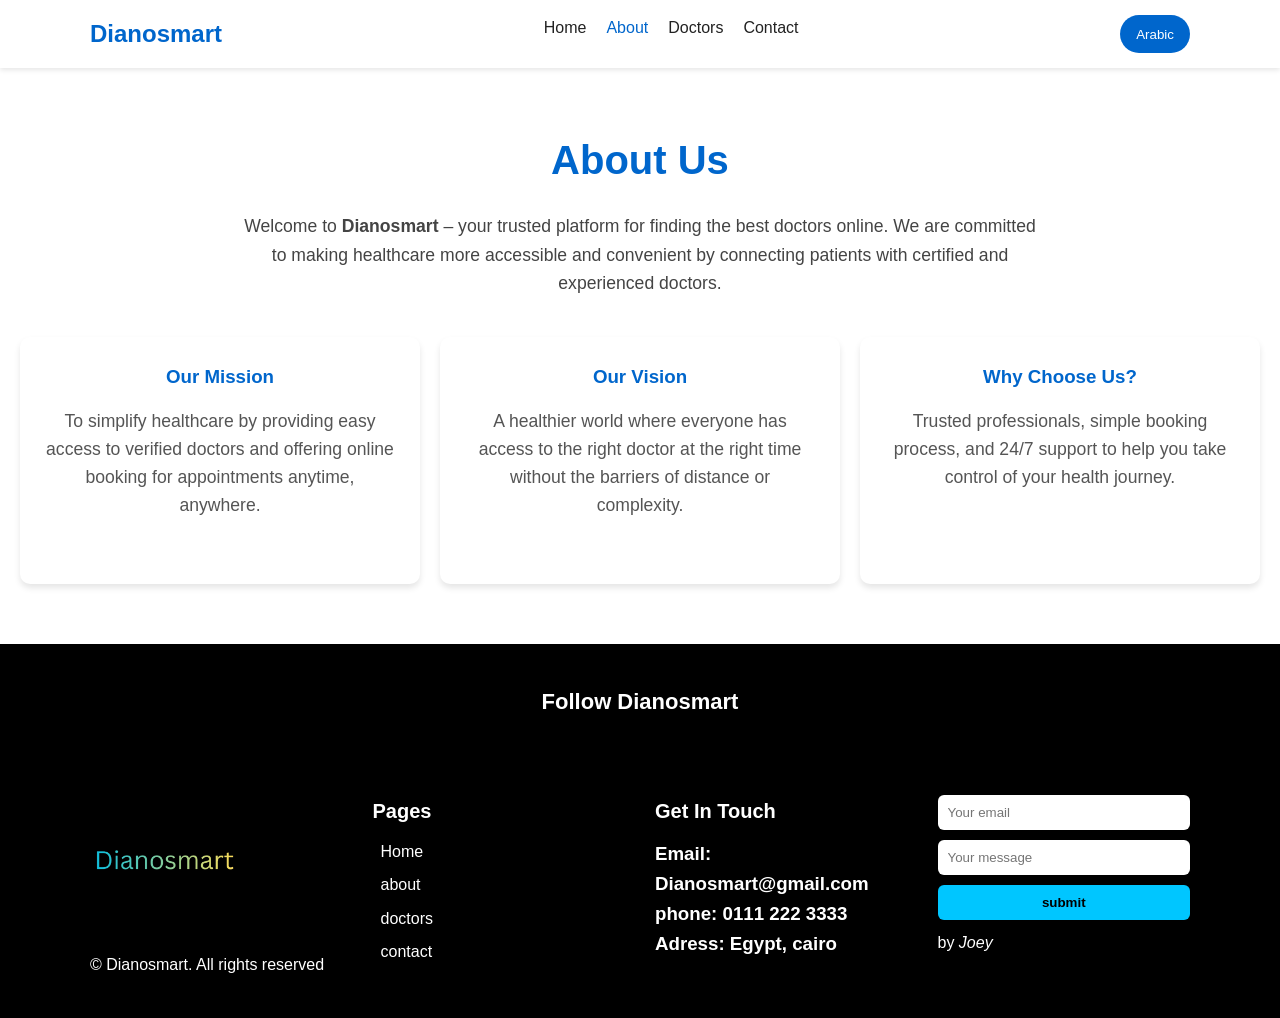
<file: about.html>
<!DOCTYPE html>
<html lang="en">
<head>
  <meta charset="UTF-8">
  <meta name="viewport" content="width=device-width, initial-scale=1.0">
  <title>Dianosmart - About</title>
  <!--==css==-->
  <link rel="stylesheet" href="css/about.css">
  <link rel="shortcut icon" href="img/D.png" type="image/x-icon">
</head>
<body>
<!--==Header==-->
  <header>
    <div class="header-container">
      <div class="logo">Dianosmart</div>
      <nav>
        <ul>
          <li><a href="index.html">Home</a></li>
          <li><a href="about.html" class="active">About</a></li>
          <li><a href="doctors.html">Doctors</a></li>
          <li><a href="contact.html">Contact</a></li>
        </ul>
      </nav>
      <button id="goBtn">Arabic</button>
    </div>
  </header>

 
  <section class="about">
    <div class="container">
      <h1>About Us</h1>
      <p>
        Welcome to <strong>Dianosmart</strong> – your trusted platform for finding the best doctors online.  
        We are committed to making healthcare more accessible and convenient by connecting patients with 
        certified and experienced doctors.
      </p>

      <div class="about-grid">
        <div class="about-card">
          <h3>Our Mission</h3>
          <p>
            To simplify healthcare by providing easy access to verified doctors and 
            offering online booking for appointments anytime, anywhere.
          </p>
        </div>
        <div class="about-card">
          <h3>Our Vision</h3>
          <p>
            A healthier world where everyone has access to the right doctor at the right time 
            without the barriers of distance or complexity.
          </p>
        </div>
        <div class="about-card">
          <h3>Why Choose Us?</h3>
          <p>
            Trusted professionals, simple booking process, and 24/7 support to help you take 
            control of your health journey.
          </p>
        </div>
      </div>
    </div>
  </section>


    <footer>
        <div>
            <h2>Follow Dianosmart</h2>
           <a href=""><i class="fa-brands fa-facebook"></i></a>
           <a href=""><i class="fa-brands fa-instagram"></i></a>
           <a href=""><i class="fa-brands fa-discord"></i></a>
           <a href=""><i class="fa-brands fa-youtube"></i></a>
           <a href=""><i class="fa-brands fa-tiktok"></i></a>
           <a href=""><i class="fa-brands fa-x"></i></a>
           <a href=""><i class="fa-brands fa-whatsapp"></i></a>
           <a href=""><i class="fa-brands fa-github"></i></a>
        </div>
        <nav>
            <div>
                <img src="img/Your paragraph text (1).png" alt="#" width="" height="150px">
                <p>© Dianosmart. All rights reserved</p>
            </div>
            <div>
                <h2>pages</h2>
                <a href="index.html">Home</a>
                <a href="about.html">about</a>
                <a href="doctors.html">doctors</a>
                <a href="contact.html">contact</a>
            </div>
            <div>
                <h2>Get in touch</h2>
                <h3>Email: <span>Dianosmart@gmail.com</span></h3>
                <h3>phone: <span>0111 222 3333</span></h3>
                <h3>Adress: <span>Egypt, cairo</span></h3>
            </div>
            <div>
           <form action="">
            <input type="email" placeholder="Your email">
            <input type="text" placeholder="Your message">
            <button>submit</button>
            <p>by <em>Joey</em></p>
           </form>
            </div>
        </nav>
    </footer>
</body>
</html>
</file>
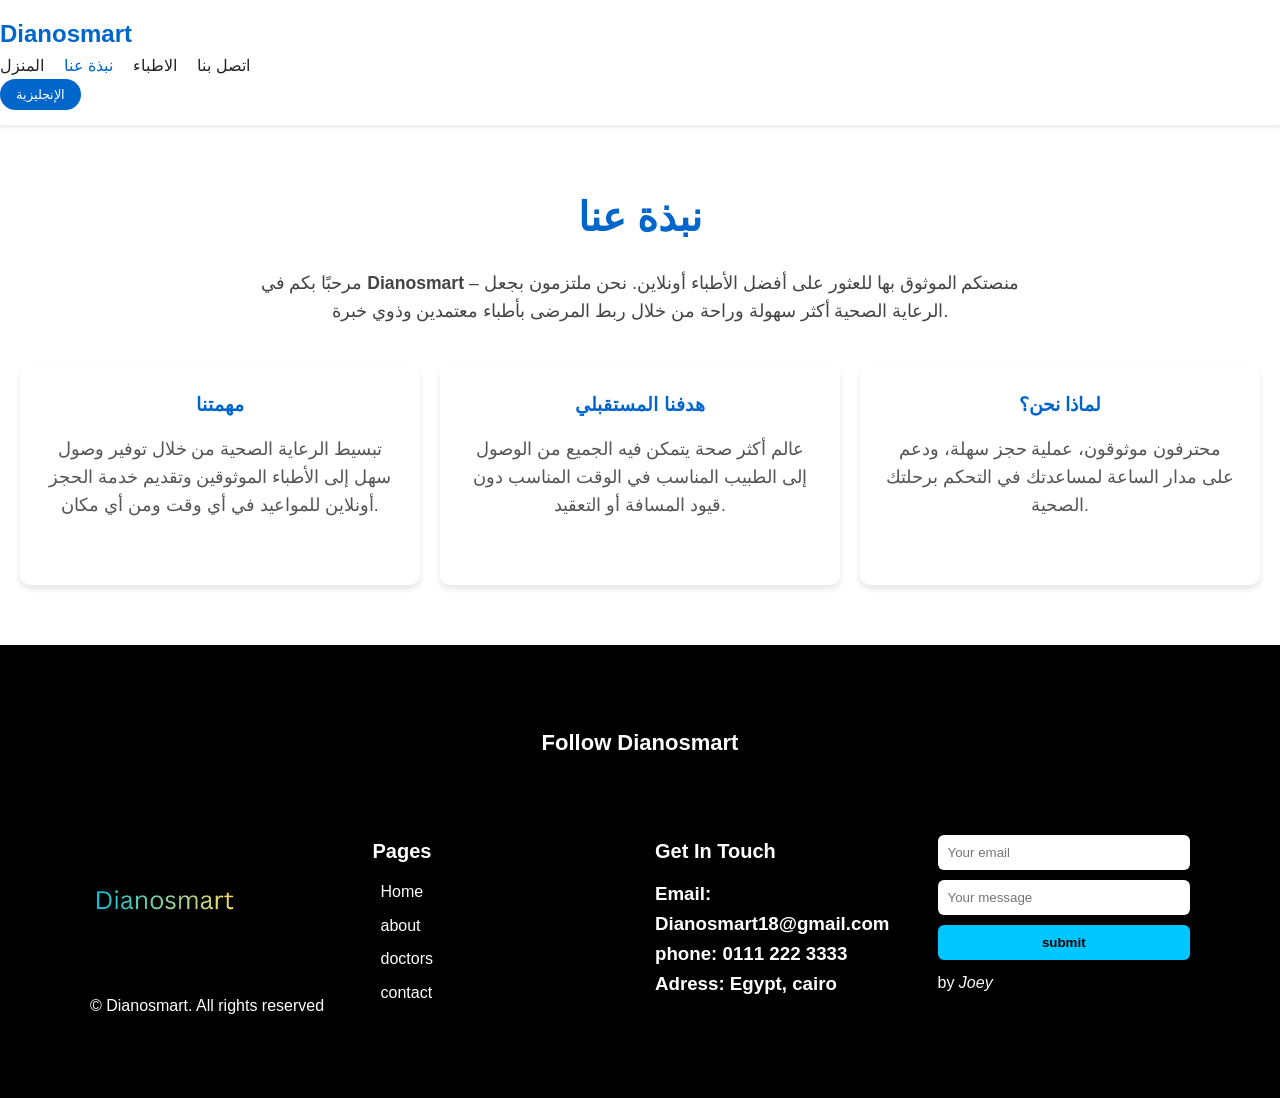
<file: Arabic_about.html>
<!DOCTYPE html>
<html lang="en">
<head>
    <meta charset="UTF-8">
    <meta name="viewport" content="width=device-width, initial-scale=1.0">
    <title>Dianosmart-نبذة عنا</title>
    <!--==css==-->
    <link rel="stylesheet" href="css/about.css">
    <link rel="shortcut icon" href="img/D.png" type="image/x-icon">
</head>
<body>
        <header>
     <div class="container">
         <div class="logo">Dianosmart</div>
        <nav>
            <ul>
                <li><a href="Arabic_index.html">المنزل</a></li>
                <li><a href="Arabic_about.html" class="active">نبذة عنا</a></li>
                <li><a href="Arabic_doctors.html">الاطباء</a></li> 
                <li><a href="Arabic_contact.html">اتصل بنا</a></li>
            </ul>
        </nav>
               <button id="goBttn">الإنجليزية</button>
     </div>
    </header>
    <section class="about">
     <div class="container">
        <h1>نبذة عنا</h1>
        <p>مرحبًا بكم في <strong>Dianosmart</strong> – منصتكم الموثوق بها للعثور على أفضل الأطباء أونلاين.
نحن ملتزمون بجعل الرعاية الصحية أكثر سهولة وراحة من خلال ربط المرضى بأطباء معتمدين وذوي خبرة.</p>
        <div class="about-grid">
    <div class="about-card">
        <h3>مهمتنا</h3>
        <p>تبسيط الرعاية الصحية من خلال توفير وصول سهل إلى الأطباء الموثوقين 
وتقديم خدمة الحجز أونلاين للمواعيد في أي وقت ومن أي مكان.</p>
    </div>
    <div class="about-card">
        <h3>هدفنا المستقبلي</h3>
        <p>عالم أكثر صحة يتمكن فيه الجميع من الوصول إلى الطبيب المناسب في الوقت المناسب 
دون قيود المسافة أو التعقيد.</p>
    </div>
    <div class="about-card">
        <h3>لماذا نحن؟</h3>
        <p>محترفون موثوقون، عملية حجز سهلة، ودعم على مدار الساعة لمساعدتك في التحكم برحلتك الصحية.</p>
    </div>





        </div>
     </div>   
    </section>
    <footer>
  <footer>
        <div>
            <h2>Follow Dianosmart</h2>
           <a href=""><i class="fa-brands fa-facebook"></i></a>
           <a href=""><i class="fa-brands fa-instagram"></i></a>
           <a href=""><i class="fa-brands fa-discord"></i></a>
           <a href=""><i class="fa-brands fa-youtube"></i></a>
           <a href=""><i class="fa-brands fa-tiktok"></i></a>
           <a href=""><i class="fa-brands fa-x"></i></a>
           <a href=""><i class="fa-brands fa-whatsapp"></i></a>
           <a href=""><i class="fa-brands fa-github"></i></a>
        </div>
        <nav>
            <div>
                <img src="img/Your paragraph text (1).png" alt="#" width="" height="150px">
                <p>© Dianosmart. All rights reserved</p>
            </div>
            <div>
                <h2>pages</h2>
                <a href="#">Home</a>
                <a href="#">about</a>
                <a href="#">doctors</a>
                <a href="#">contact</a>
            </div>
            <div>
                <h2>Get in touch</h2>
                <h3>Email: <span>Dianosmart18@gmail.com</span></h3>
                <h3>phone: <span>0111 222 3333</span></h3>
                <h3>Adress: <span>Egypt, cairo</span></h3>
            </div>
            <div>
           <form action="">
            <input type="email" placeholder="Your email">
            <input type="text" placeholder="Your message">
            <button>submit</button>
            <p>by <em>Joey</em></p>
           </form>
            </div>
        </nav>
    </footer>
    <script src="script.js"></script>
</body>
</html>
</file>
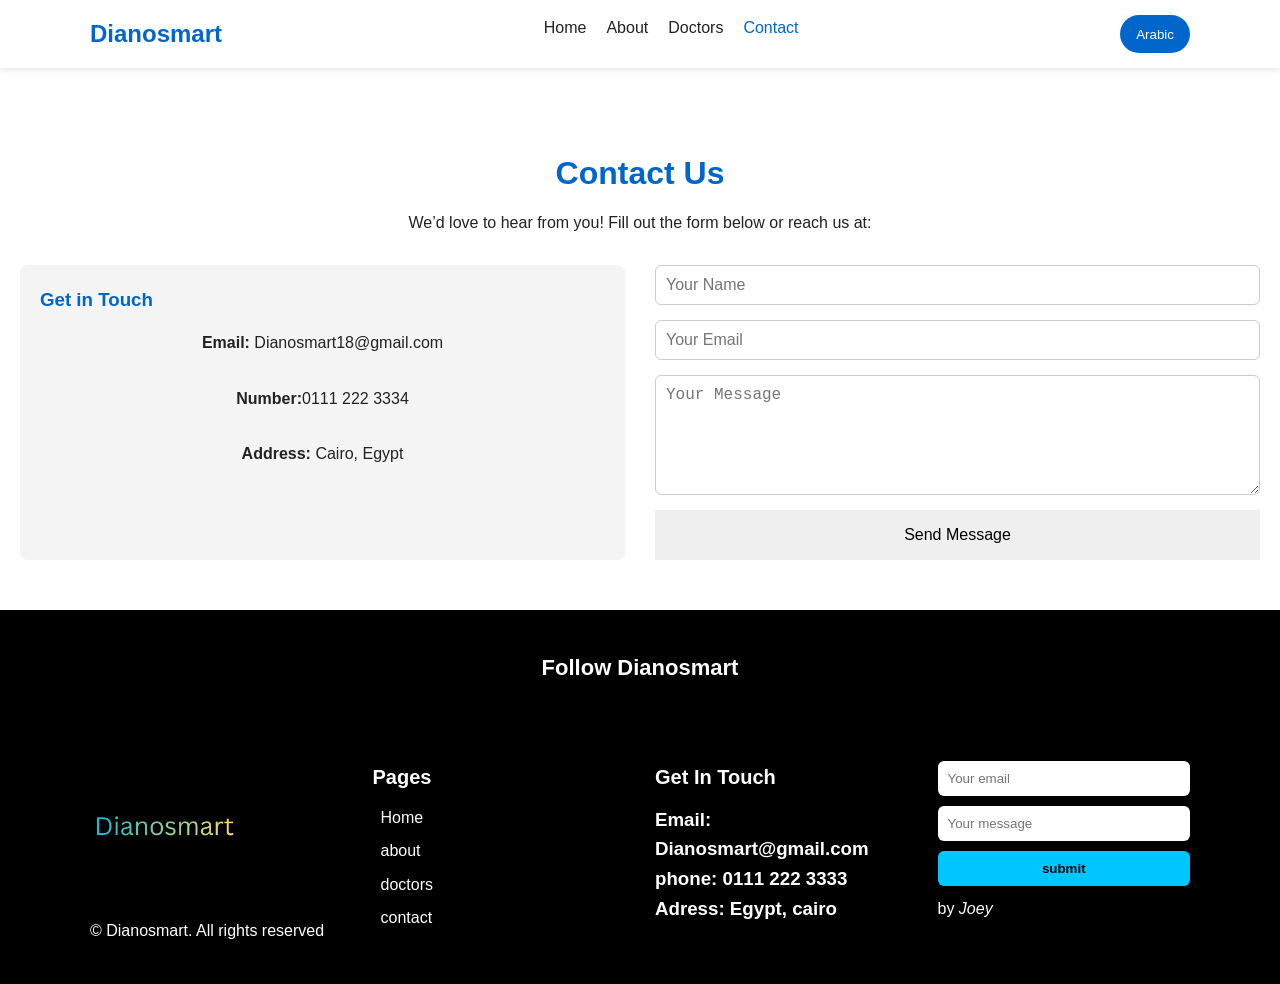
<file: contact.html>
<!DOCTYPE html>
<html lang="en">
<head>
  <meta charset="UTF-8">
  <meta name="viewport" content="width=device-width, initial-scale=1.0">
  <title>Dianosmart - Contact</title>
  <link rel="stylesheet" href="css/contact.css">
  <link rel="shortcut icon" href="img/D.png" type="image/x-icon">
</head>
<body>
  
  <header>
    <div class="header-container">
      <div class="logo">Dianosmart</div>
      <nav>
        <ul>
          <li><a href="index.html">Home</a></li>
          <li><a href="about.html">About</a></li>
          <li><a href="doctors.html">Doctors</a></li>
          <li><a href="contact.html" class="active">Contact</a></li>
        </ul>
      </nav>
      <button id="goBtn">Arabic</button>
    </div>
  </header>

 
  <section class="contact">
    <div class="container">
      <h2>Contact Us</h2>
      <p>We’d love to hear from you! Fill out the form below or reach us at:</p>
      
      <div class="contact-grid">
       
        <div class="contact-info">
          <h3>Get in Touch</h3>
          <p><strong>Email:</strong> Dianosmart18@gmail.com</p>
          <p><strong>Number:</strong>0111 222 3334</p>
          <p><strong>Address:</strong> Cairo, Egypt</p>
        </div>

        <form class="contact-form">
          <input type="text" placeholder="Your Name" required>
          <input type="email" placeholder="Your Email" required>
          <textarea placeholder="Your Message" required></textarea>
          <button type="submit" class="btn">Send Message</button>
        </form>
      </div>
    </div>
  </section>

    <footer>
        <div>
            <h2>Follow Dianosmart</h2>
           <a href="#"><i class="fa-brands fa-facebook"></i></a>
           <a href="#"><i class="fa-brands fa-instagram"></i></a>
           <a href="#"><i class="fa-brands fa-discord"></i></a>
           <a href="#"><i class="fa-brands fa-youtube"></i></a>
           <a href="#"><i class="fa-brands fa-tiktok"></i></a>
           <a href="#"><i class="fa-brands fa-x"></i></a>
           <a href="#"><i class="fa-brands fa-whatsapp"></i></a>
           <a href="#"><i class="fa-brands fa-github"></i></a>
        </div>
        <nav>
            <div>
                <img src="img/Your paragraph text (1).png" alt="#" width="" height="150px">
                <p>© Dianosmart. All rights reserved</p>
            </div>
            <div>
                <h2>pages</h2>
                <a href="index.html">Home</a>
                <a href="about.html">about</a>
                <a href="doctors.html">doctors</a>
                <a href="contact.html">contact</a>
            </div>
            <div>
                <h2>Get in touch</h2>
                <h3>Email: <span>Dianosmart@gmail.com</span></h3>
                <h3>phone: <span>0111 222 3333</span></h3>
                <h3>Adress: <span>Egypt, cairo</span></h3>
            </div>
            <div>
           <form>
            <input type="email" placeholder="Your email">
            <input type="text" placeholder="Your message">
            <button>submit</button>
            <p>by <em>Joey</em></p>
           </form>
            </div>
        </nav>
    </footer>
</body>
</html>
</file>
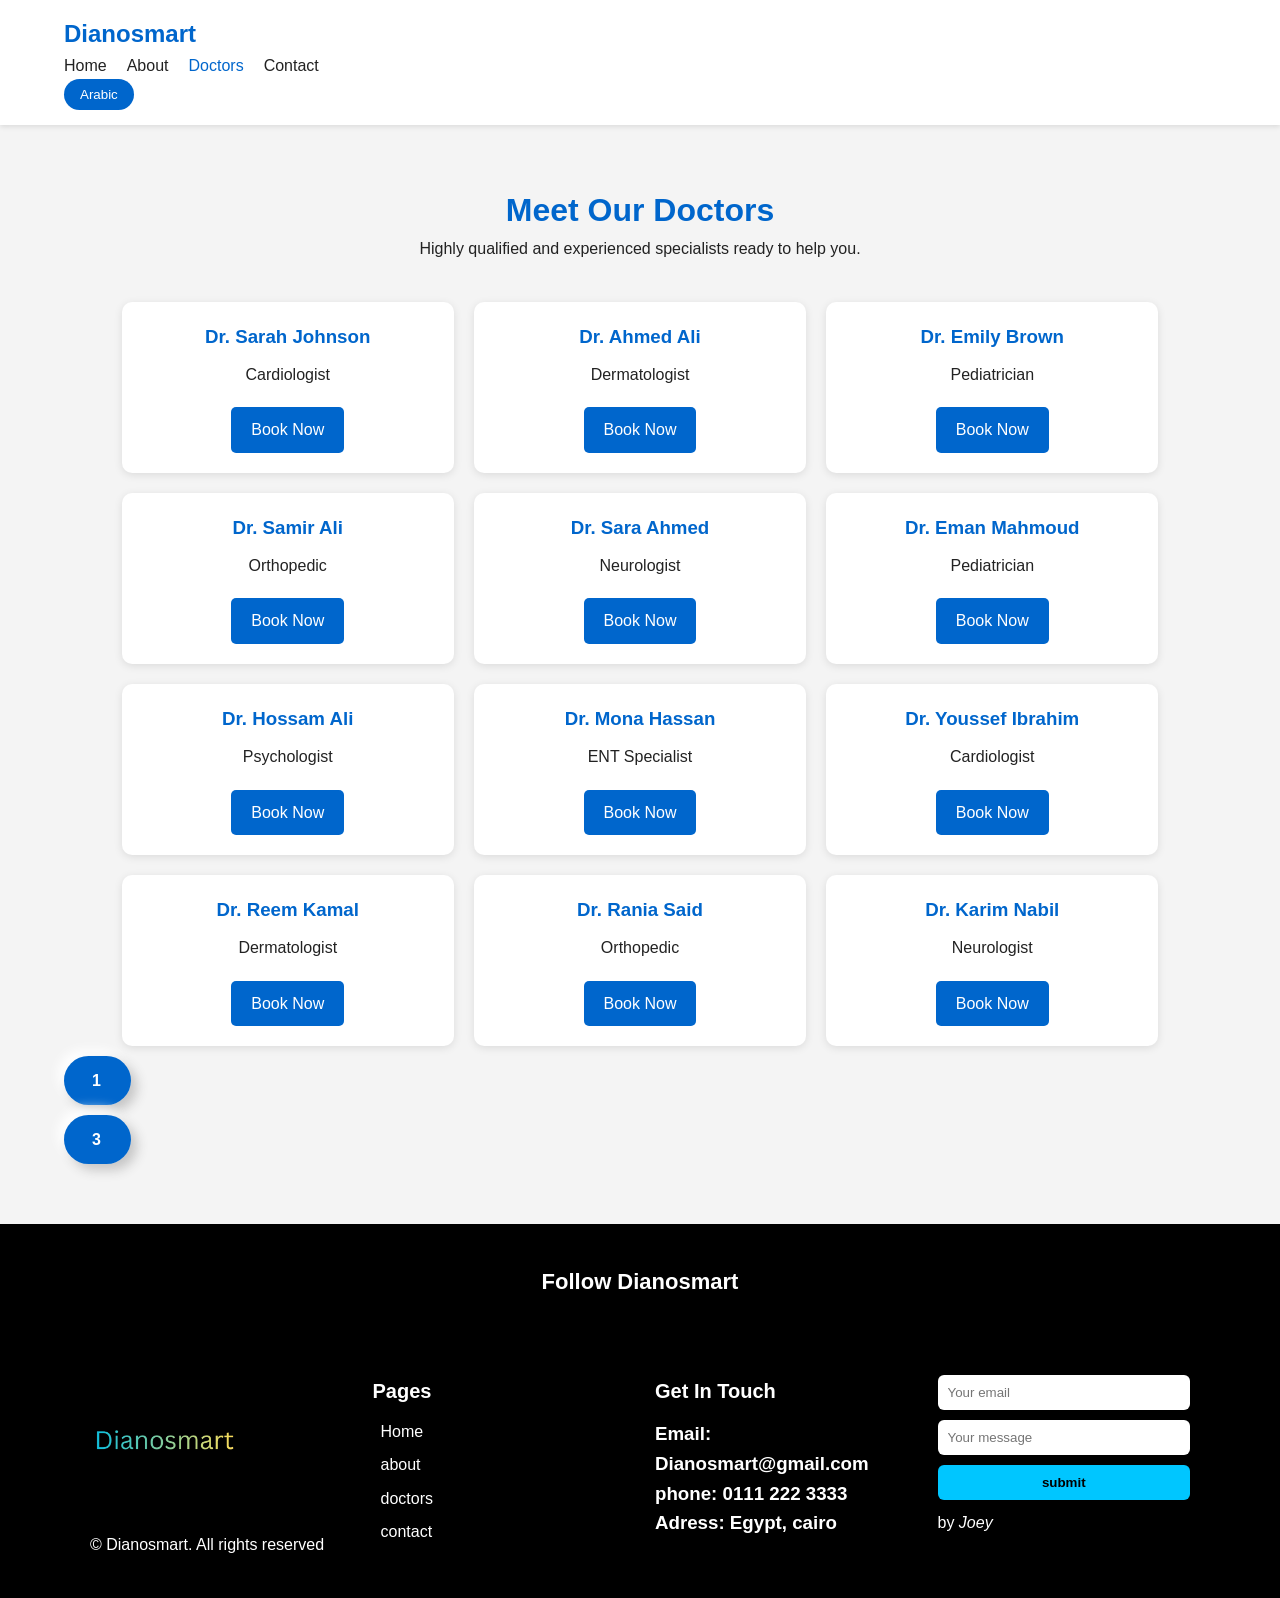
<file: doctor2.html>
<!DOCTYPE html>
<html lang="en">
<head>
  <meta charset="UTF-8">
  <meta name="viewport" content="width=device-width, initial-scale=1.0">
  <title>Dianosmart - Doctors</title>
  <link rel="stylesheet" href="css/doctors.css">
  <link rel="shortcut icon" href="img/D.png" type="image/x-icon">
</head>
<body>
 
  <header>
    <div class="container">
      <div class="logo">Dianosmart</div>
      <nav>
        <ul>
          <li><a href="index.html">Home</a></li>
          <li><a href="about.html">About</a></li>
          <li><a href="doctors.html" class="active">Doctors</a></li>
          <li><a href="contact.html">Contact</a></li>
        </ul>
      </nav>
      <button id="goBtn">Arabic</button>
    </div>
  </header>


  <section class="doctors">
    <div class="container">
      <h1>Meet Our Doctors</h1>
      <p class="subtitle">Highly qualified and experienced specialists ready to help you.</p>

      <div class="Ms">

        <div class="doctor-card">
          <h3>Dr. Sarah Johnson</h3>
          <p>Cardiologist</p>
          <a href="#" class="btn">Book Now</a>
        </div>
        
        <div class="doctor-card">
          <h3>Dr. Ahmed Ali</h3>
          <p>Dermatologist</p>
          <a href="#" class="btn">Book Now</a>
        </div>
        
        <div class="doctor-card">
          <h3>Dr. Emily Brown</h3>
          <p>Pediatrician</p>
          <a href="#" class="btn">Book Now</a>
        </div>

        <div class="doctor-card">
          <h3>Dr. Samir Ali</h3>
          <p>Orthopedic</p>
          <a href="#" class="btn">Book Now</a>
        </div>

        <div class="doctor-card">
          <h3>Dr. Sara Ahmed</h3>
          <p>Neurologist</p>
          <a href="#" class="btn">Book Now</a>
        </div>

        <div class="doctor-card">
          <h3>Dr. Eman Mahmoud</h3>
          <p>Pediatrician</p>
          <a href="#" class="btn">Book Now</a>
        </div>

        <div class="doctor-card">
          <h3>Dr. Hossam Ali</h3>
          <p>Psychologist</p>
          <a href="#" class="btn">Book Now</a>
        </div>

        <div class="doctor-card">
          <h3>Dr. Mona Hassan</h3>
          <p>ENT Specialist</p>
          <a href="#" class="btn">Book Now</a>
        </div>

        <div class="doctor-card">
          <h3>Dr. Youssef Ibrahim</h3>
          <p>Cardiologist</p>
          <a href="#" class="btn">Book Now</a>
        </div>

        <div class="doctor-card">
          <h3>Dr. Reem Kamal</h3>
          <p>Dermatologist</p>
          <a href="#" class="btn">Book Now</a>
        </div>

        <div class="doctor-card">
          <h3>Dr. Rania Said</h3>
          <p>Orthopedic</p>
          <a href="#" class="btn">Book Now</a>
        </div>

        <div class="doctor-card">
          <h3>Dr. Karim Nabil</h3>
          <p>Neurologist</p>
          <a href="#" class="btn">Book Now</a>
        </div>

 
      </div>

      <div class="more-btns">
        <a href="doctors.html" class="btn">1</a>
      </div>



        <div class="more-btns">
        <a href="doctor3.html" class="btn">3</a>
      </div>
    </div>
  </section>

    <footer>
        <div>
            <h2>Follow Dianosmart</h2>
           <a href=""><i class="fa-brands fa-facebook"></i></a>
           <a href=""><i class="fa-brands fa-instagram"></i></a>
           <a href=""><i class="fa-brands fa-discord"></i></a>
           <a href=""><i class="fa-brands fa-youtube"></i></a>
           <a href=""><i class="fa-brands fa-tiktok"></i></a>
           <a href=""><i class="fa-brands fa-x"></i></a>
           <a href=""><i class="fa-brands fa-whatsapp"></i></a>
           <a href=""><i class="fa-brands fa-github"></i></a>
        </div>
        <nav>
            <div>
                <img src="img/Your paragraph text (1).png" alt="#" width="" height="150px">
                <p>© Dianosmart. All rights reserved</p>
            </div>
            <div>
                <h2>pages</h2>
                <a href="index.html">Home</a>
                <a href="about.html">about</a>
                <a href="doctors.html">doctors</a>
                <a href="contact.html">contact</a>
            </div>
            <div>
                <h2>Get in touch</h2>
                <h3>Email: <span>Dianosmart@gmail.com</span></h3>
                <h3>phone: <span>0111 222 3333</span></h3>
                <h3>Adress: <span>Egypt, cairo</span></h3>
            </div>
            <div>
           <form action="">
            <input type="email" placeholder="Your email">
            <input type="text" placeholder="Your message">
            <button>submit</button>
            <p>by <em>Joey</em></p>
           </form>
            </div>
        </nav>
    </footer>
</body>
</html>
</file>
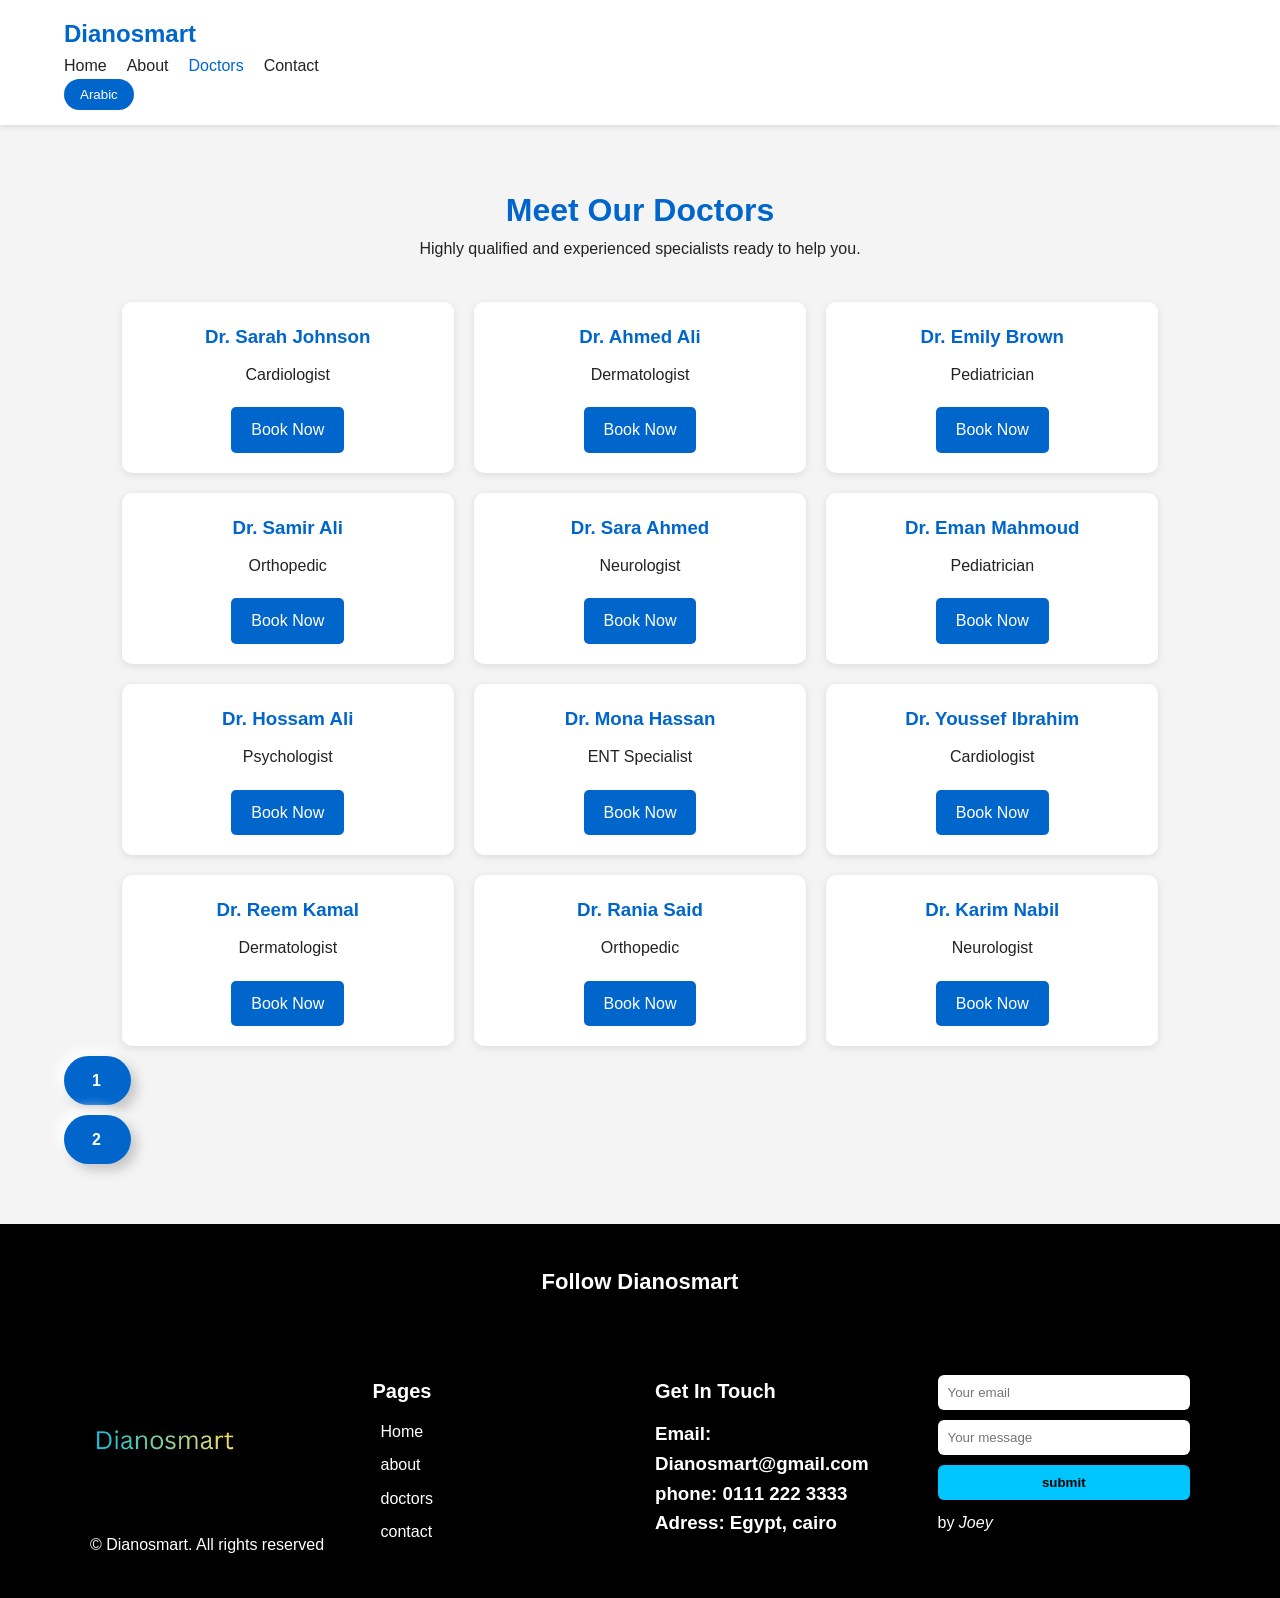
<file: doctor3.html>
<!DOCTYPE html>
<html lang="en">
<head>
  <meta charset="UTF-8">
  <meta name="viewport" content="width=device-width, initial-scale=1.0">
  <title>Dianosmart - Doctors</title>
  <link rel="stylesheet" href="css/doctors.css">
  <link rel="shortcut icon" href="img/D.png" type="image/x-icon">
</head>
<body>
 
  <header>
    <div class="container">
      <div class="logo">Dianosmart</div>
      <nav>
        <ul>
          <li><a href="index.html">Home</a></li>
          <li><a href="about.html">About</a></li>
          <li><a href="doctors.html" class="active">Doctors</a></li>
          <li><a href="contact.html">Contact</a></li>
        </ul>
      </nav>
      <button id="goBtn">Arabic</button>
    </div>
  </header>


  <section class="doctors">
    <div class="container">
      <h1>Meet Our Doctors</h1>
      <p class="subtitle">Highly qualified and experienced specialists ready to help you.</p>

      <div class="Ms">

        <div class="doctor-card">
          <h3>Dr. Sarah Johnson</h3>
          <p>Cardiologist</p>
          <a href="#" class="btn">Book Now</a>
        </div>
        
        <div class="doctor-card">
          <h3>Dr. Ahmed Ali</h3>
          <p>Dermatologist</p>
          <a href="#" class="btn">Book Now</a>
        </div>
        
        <div class="doctor-card">
          <h3>Dr. Emily Brown</h3>
          <p>Pediatrician</p>
          <a href="#" class="btn">Book Now</a>
        </div>

        <div class="doctor-card">
          <h3>Dr. Samir Ali</h3>
          <p>Orthopedic</p>
          <a href="#" class="btn">Book Now</a>
        </div>

        <div class="doctor-card">
          <h3>Dr. Sara Ahmed</h3>
          <p>Neurologist</p>
          <a href="#" class="btn">Book Now</a>
        </div>

        <div class="doctor-card">
          <h3>Dr. Eman Mahmoud</h3>
          <p>Pediatrician</p>
          <a href="#" class="btn">Book Now</a>
        </div>

        <div class="doctor-card">
          <h3>Dr. Hossam Ali</h3>
          <p>Psychologist</p>
          <a href="#" class="btn">Book Now</a>
        </div>

        <div class="doctor-card">
          <h3>Dr. Mona Hassan</h3>
          <p>ENT Specialist</p>
          <a href="#" class="btn">Book Now</a>
        </div>

        <div class="doctor-card">
          <h3>Dr. Youssef Ibrahim</h3>
          <p>Cardiologist</p>
          <a href="#" class="btn">Book Now</a>
        </div>

        <div class="doctor-card">
          <h3>Dr. Reem Kamal</h3>
          <p>Dermatologist</p>
          <a href="#" class="btn">Book Now</a>
        </div>

        <div class="doctor-card">
          <h3>Dr. Rania Said</h3>
          <p>Orthopedic</p>
          <a href="#" class="btn">Book Now</a>
        </div>

        <div class="doctor-card">
          <h3>Dr. Karim Nabil</h3>
          <p>Neurologist</p>
          <a href="#" class="btn">Book Now</a>
        </div>

 
      </div>

      <div class="more-btns">
        <a href="doctors.html" class="btn">1</a>
      </div>


        <div class="more-btns">
        <a href="doctor2.html" class="btn">2</a>
      </div>
    </div>
  </section>

    <footer>
        <div>
            <h2>Follow Dianosmart</h2>
           <a href=""><i class="fa-brands fa-facebook"></i></a>
           <a href=""><i class="fa-brands fa-instagram"></i></a>
           <a href=""><i class="fa-brands fa-discord"></i></a>
           <a href=""><i class="fa-brands fa-youtube"></i></a>
           <a href=""><i class="fa-brands fa-tiktok"></i></a>
           <a href=""><i class="fa-brands fa-x"></i></a>
           <a href=""><i class="fa-brands fa-whatsapp"></i></a>
           <a href=""><i class="fa-brands fa-github"></i></a>
        </div>
        <nav>
            <div>
                <img src="img/Your paragraph text (1).png" alt="#" width="" height="150px">
                <p>© Dianosmart. All rights reserved</p>
            </div>
            <div>
                <h2>pages</h2>
                <a href="index.html">Home</a>
                <a href="about.html">about</a>
                <a href="doctors.html">doctors</a>
                <a href="contact.html">contact</a>
            </div>
            <div>
                <h2>Get in touch</h2>
                <h3>Email: <span>Dianosmart@gmail.com</span></h3>
                <h3>phone: <span>0111 222 3333</span></h3>
                <h3>Adress: <span>Egypt, cairo</span></h3>
            </div>
            <div>
           <form action="">
            <input type="email" placeholder="Your email">
            <input type="text" placeholder="Your message">
            <button>submit</button>
            <p>by <em>Joey</em></p>
           </form>
            </div>
        </nav>
    </footer>
</body>
</html>
</file>
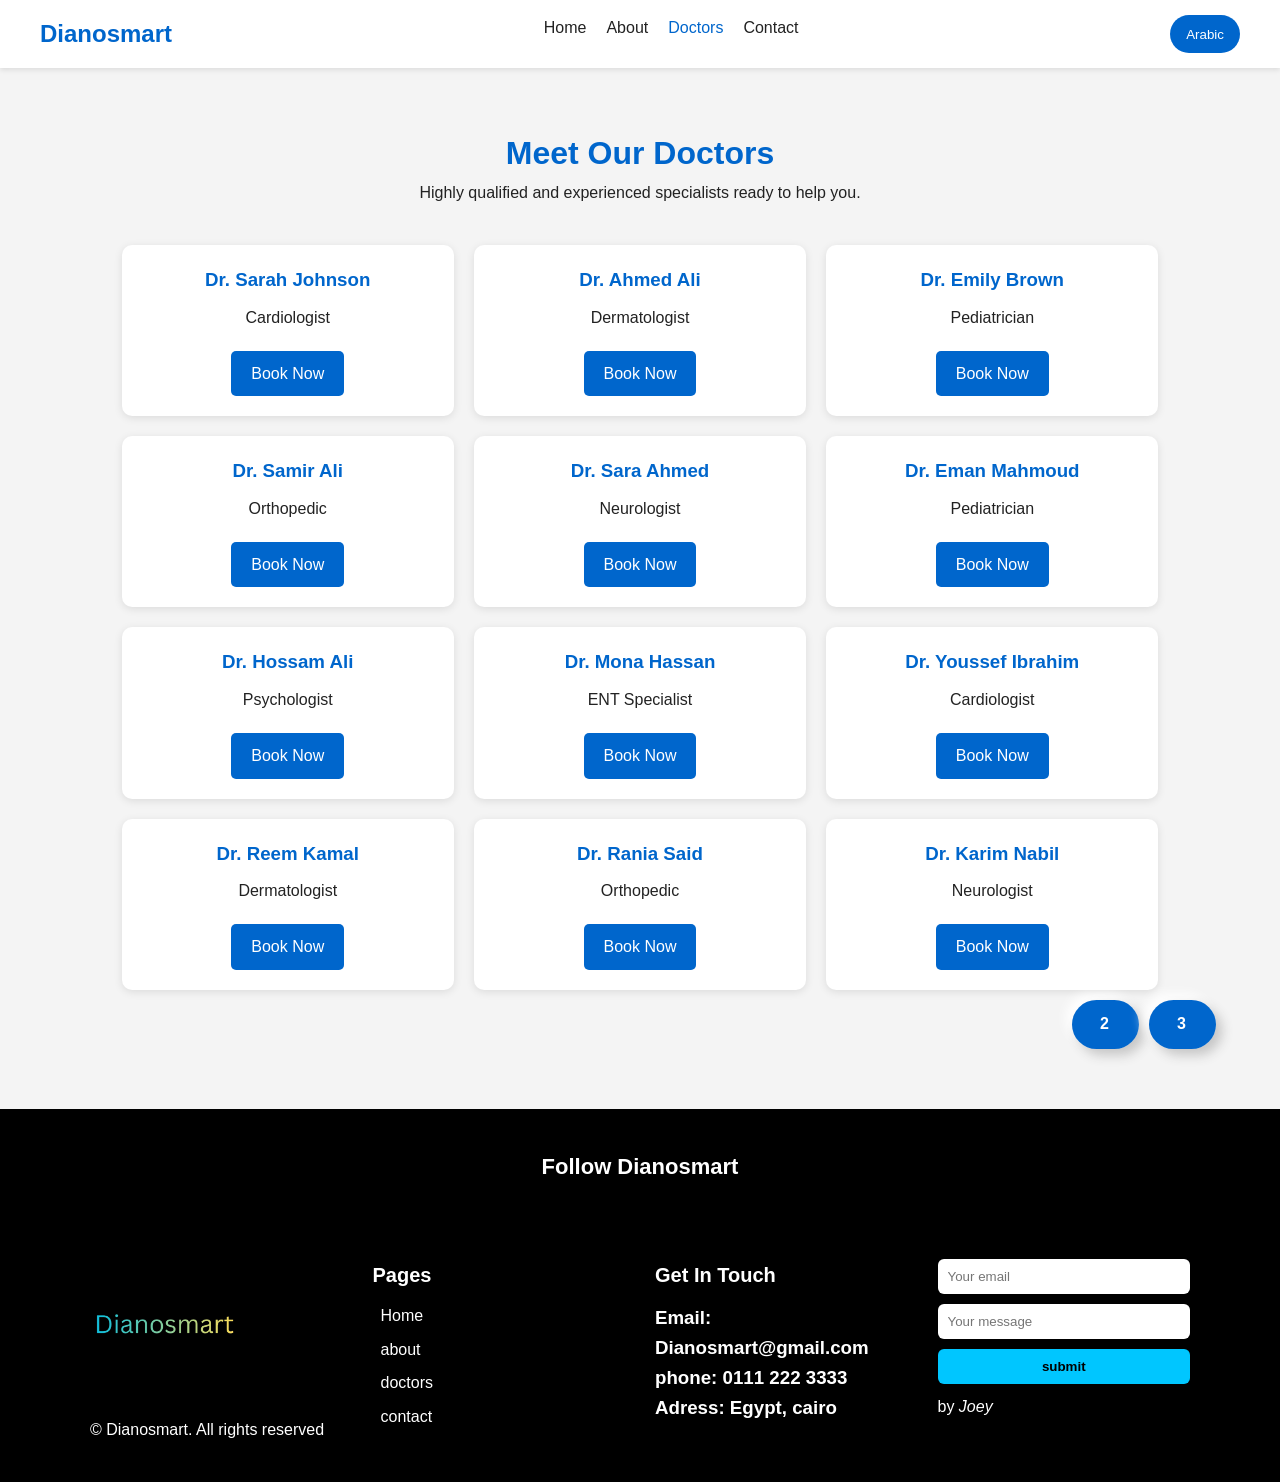
<file: doctors.html>
<!DOCTYPE html>
<html lang="en">
<head>
  <meta charset="UTF-8">
  <meta name="viewport" content="width=device-width, initial-scale=1.0">
  <title>Dianosmart - Doctors</title>
  <link rel="stylesheet" href="css/doctors.css">
  <link rel="shortcut icon" href="img/D.png" type="image/x-icon">
</head>
<body>
 
  <header>
    <div class="header-container">
      <div class="logo">Dianosmart</div>
      <nav>
        <ul>
          <li><a href="index.html">Home</a></li>
          <li><a href="about.html">About</a></li>
          <li><a href="doctors.html" class="active">Doctors</a></li>
          <li><a href="contact.html">Contact</a></li>
        </ul>
      </nav>
      <button id="goBtn">Arabic</button>
    </div>
  </header>


  <section class="doctors">
    <div class="container">
      <h1>Meet Our Doctors</h1>
      <p class="subtitle">Highly qualified and experienced specialists ready to help you.</p>

      <div class="Ms">

        <div class="doctor-card">
          <h3>Dr. Sarah Johnson</h3>
          <p>Cardiologist</p>
          <a href="#" class="btn">Book Now</a>
        </div>
        
        <div class="doctor-card">
          <h3>Dr. Ahmed Ali</h3>
          <p>Dermatologist</p>
          <a href="#" class="btn">Book Now</a>
        </div>
        
        <div class="doctor-card">
          <h3>Dr. Emily Brown</h3>
          <p>Pediatrician</p>
          <a href="#" class="btn">Book Now</a>
        </div>

        <div class="doctor-card">
          <h3>Dr. Samir Ali</h3>
          <p>Orthopedic</p>
          <a href="#" class="btn">Book Now</a>
        </div>

        <div class="doctor-card">
          <h3>Dr. Sara Ahmed</h3>
          <p>Neurologist</p>
          <a href="#" class="btn">Book Now</a>
        </div>

        <div class="doctor-card">
          <h3>Dr. Eman Mahmoud</h3>
          <p>Pediatrician</p>
          <a href="#" class="btn">Book Now</a>
        </div>

        <div class="doctor-card">
          <h3>Dr. Hossam Ali</h3>
          <p>Psychologist</p>
          <a href="#" class="btn">Book Now</a>
        </div>

        <div class="doctor-card">
          <h3>Dr. Mona Hassan</h3>
          <p>ENT Specialist</p>
          <a href="#" class="btn">Book Now</a>
        </div>

        <div class="doctor-card">
          <h3>Dr. Youssef Ibrahim</h3>
          <p>Cardiologist</p>
          <a href="#" class="btn">Book Now</a>
        </div>

        <div class="doctor-card">
          <h3>Dr. Reem Kamal</h3>
          <p>Dermatologist</p>
          <a href="#" class="btn">Book Now</a>
        </div>

        <div class="doctor-card">
          <h3>Dr. Rania Said</h3>
          <p>Orthopedic</p>
          <a href="#" class="btn">Book Now</a>
        </div>

        <div class="doctor-card">
          <h3>Dr. Karim Nabil</h3>
          <p>Neurologist</p>
          <a href="#" class="btn">Book Now</a>
        </div>

 
      </div>
<div class="more-btns-div">
      <div class="more-btns">
        <a href="doctor2.html" class="btn">2</a>
      </div>


        <div class="more-btns">
        <a href="doctor3.html" class="btn"> 3</a>
      </div>
</div>

    </div>
  </section>

 
    <footer>
        <div>
            <h2>Follow Dianosmart</h2>
           <a href=""><i class="fa-brands fa-facebook"></i></a>
           <a href=""><i class="fa-brands fa-instagram"></i></a>
           <a href=""><i class="fa-brands fa-discord"></i></a>
           <a href=""><i class="fa-brands fa-youtube"></i></a>
           <a href=""><i class="fa-brands fa-tiktok"></i></a>
           <a href=""><i class="fa-brands fa-x"></i></a>
           <a href=""><i class="fa-brands fa-whatsapp"></i></a>
           <a href=""><i class="fa-brands fa-github"></i></a>
        </div>
        <nav>
            <div>
                <img src="img/Your paragraph text (1).png" alt="#" width="" height="150px">
                <p>© Dianosmart. All rights reserved</p>
            </div>
            <div>
                <h2>pages</h2>
                <a href="index.html">Home</a>
                <a href="about.html">about</a>
                <a href="doctors.html">doctors</a>
                <a href="contact.html">contact</a>
            </div>
            <div>
                <h2>Get in touch</h2>
                <h3>Email: <span>Dianosmart@gmail.com</span></h3>
                <h3>phone: <span>0111 222 3333</span></h3>
                <h3>Adress: <span>Egypt, cairo</span></h3>
            </div>
            <div>
           <form action="">
            <input type="email" placeholder="Your email">
            <input type="text" placeholder="Your message">
            <button>submit</button>
            <p>by <em>Joey</em></p>
           </form>
            </div>
        </nav>
    </footer>
</body>
</html>
</file>
<file: css/about.css>
/* ===== General Styles ===== */
:root {
  --primary: #0066cc;
  --secondary: #f4f4f4;
  --dark: #222;
  --light: #fff;
}

* {
  margin: 0;
  padding: 0;
  box-sizing: border-box;
}

body {
  font-family: "Segoe UI", Arial, sans-serif;
  line-height: 1.6;
  background: var(--secondary);
  color: var(--dark);
  background: #ffffff;
}


.header-container
{
  display: flex;
  justify-content: space-between;
  width: 1100px;
  margin: auto;
}

header {
  background: var(--light);
  padding: 15px 0;
  box-shadow: 0 2px 5px rgba(0,0,0,0.1);
}

header .logo {
  font-size: 1.5rem;
  font-weight: bold;
  color: var(--primary);

}

header nav ul {
  display: flex;
  gap: 20px;
  list-style: none;
}

header nav a {
  text-decoration: none;
  color: var(--dark);
  font-weight: 500;
  transition: 0.3s;
}

header nav a:hover,
header nav a.active {
  color: var(--primary);
}

/* ===== About Section ===== */
.about {
  padding: 60px 20px;
  text-align: center;
}

.about h1 {
  font-size: 2.5rem;
  margin-bottom: 20px;
  color: var(--primary);
}

.about p {
  font-size: 1.1rem;
  max-width: 800px;
  margin: auto;
  margin-bottom: 40px;
  color: #444;
}

.about-grid {
  display: grid;
  grid-template-columns: repeat(auto-fit, minmax(280px, 1fr));
  gap: 20px;
}

.about-card {
  background: var(--light);
  padding: 25px;
  border-radius: 10px;
  box-shadow: 0 4px 6px rgba(0,0,0,0.1);
  transition: transform 0.3s, box-shadow 0.3s;
}

.about-card h3 {
  margin-bottom: 15px;
  color: var(--primary);
}

.about-card p {
  color: #555;
}

.about-card:hover {
  transform: translateY(-5px);
  box-shadow: 0 6px 12px rgba(0,0,0,0.15);
}

/* ===== Footer ===== */
footer {
  background: black;
  color: #fff;
  padding: 40px 20px;
  font-family: sans-serif;
}

footer > div {
  text-align: center;
  margin-bottom: 25px;
}

footer h2 {
  font-size: 22px;
  margin-bottom: 15px;
  text-transform: capitalize;
}

footer a {
  color: #fff;
  margin: 0 8px;
  font-size: 22px;
  transition: .3s;
}

footer a:hover {
  color: #00c6ff;
}

/* NAV layout */
footer nav {
  display: flex;
  flex-wrap: wrap;
  justify-content: space-between;
  gap: 30px;
  max-width: 1100px;
  margin: auto;
  text-align: left;
}

footer nav div {
  flex: 1 1 220px;
}

footer nav div h2 {
  margin-bottom: 12px;
  font-size: 20px;
}

footer nav div a {
  display: block;
  margin-bottom: 8px;
  font-size: 16px;
  text-decoration: none;
}

footer nav div a:hover {
  color: #00c6ff;
}

/* form */
footer form {
  display: flex;
  flex-direction: column;
  gap: 10px;
}

footer form input,
footer form button {
  padding: 10px;
  border-radius: 6px;
  border: none;
}

footer form input {
  background: #fff;
}

footer form button {
  background: #00c6ff;
  color: #000;
  font-weight: bold;
  cursor: pointer;
  transition: .3s;
}

footer form button:hover {
  background: #0099cc;
}

/* responsive */
@media (max-width: 600px) {
  footer nav {
    flex-direction: column;
    text-align: center;
  }

  footer nav div {
    flex: 1 1 100%;
  }
}

#goBtn{
padding: 8px 16px;
border: none;
background: #0066cc;
border-radius:30em ;
color: white;
cursor: pointer;
}
#goBttn{
 
          
  

 
padding: 8px 16px;
border: none;
background: #0066cc;
border-radius:30em ;
color: white;
cursor: pointer;



}
</file>
<file: css/contact.css>
/* ===== General Styles ===== */
:root {
  --primary: #0066cc;
  --secondary: #f4f4f4;
  --dark: #222;
  --light: #fff;
}

* {
  margin: 0;
  padding: 0;
  box-sizing: border-box;
}

body {
  font-family: "Segoe UI", Arial, sans-serif;
  line-height: 1.6;
  background: var(--secondary);
  color: var(--dark);
  background: #ffffff;
}


.header-container
{
  display: flex;
  justify-content: space-between;
  width: 1100px;
  margin: auto;
}

header {
  background: var(--light);
  padding: 15px 0;
  box-shadow: 0 2px 5px rgba(0,0,0,0.1);
}

header .logo {
  font-size: 1.5rem;
  font-weight: bold;
  color: var(--primary);

}

header nav ul {
  display: flex;
  gap: 20px;
  list-style: none;
}

header nav a {
  text-decoration: none;
  color: var(--dark);
  font-weight: 500;
  transition: 0.3s;
}

header nav a:hover,
header nav a.active {
  color: var(--primary);
}

/* ===== Contact Section ===== */
.contact {
  padding: 50px 20px;
  background: var(--light);
  border-radius: 8px;
  margin-top: 30px;
}

.contact h2 {
  text-align: center;
  font-size: 2rem;
  color: var(--primary);
  margin-bottom: 10px;
}

.contact p {
  text-align: center;
  margin-bottom: 30px;
}

.contact-grid {
  display: grid;
  grid-template-columns: 1fr 1fr;
  gap: 30px;
}

.contact-info {
  background: var(--secondary);
  padding: 20px;
  border-radius: 8px;
}

.contact-info h3 {
  margin-bottom: 15px;
  color: var(--primary);
}

.contact-form {
  display: flex;
  flex-direction: column;
  gap: 15px;
}

.contact-form input,
.contact-form textarea {
  padding: 10px;
  border: 1px solid #ccc;
  border-radius: 6px;
  font-size: 1rem;
}

.contact-form textarea {
  min-height: 120px;
  resize: vertical;
}

.contact-form button {
  border: none;
  cursor: pointer;
  font-size: 1rem;
  height: 50px;
}
/* ===== Footer ===== */
footer {
  background: black;
  color: #fff;
  padding: 40px 20px;
  font-family: sans-serif;
}

footer > div {
  text-align: center;
  margin-bottom: 25px;
}

footer h2 {
  font-size: 22px;
  margin-bottom: 15px;
  text-transform: capitalize;
}

footer a {
  color: #fff;
  margin: 0 8px;
  font-size: 22px;
  transition: .3s;
}

footer a:hover {
  color: #00c6ff;
}

/* NAV layout */
footer nav {
  display: flex;
  flex-wrap: wrap;
  justify-content: space-between;
  gap: 30px;
  max-width: 1100px;
  margin: auto;
  text-align: left;
}

footer nav div {
  flex: 1 1 220px;
}

footer nav div h2 {
  margin-bottom: 12px;
  font-size: 20px;
}

footer nav div a {
  display: block;
  margin-bottom: 8px;
  font-size: 16px;
  text-decoration: none;
}

footer nav div a:hover {
  color: #00c6ff;
}

/* form */
footer form {
  display: flex;
  flex-direction: column;
  gap: 10px;
}

footer form input,
footer form button {
  padding: 10px;
  border-radius: 6px;
  border: none;
}

footer form input {
  background: #fff;
}

footer form button {
  background: #00c6ff;
  color: #000;
  font-weight: bold;
  cursor: pointer;
  transition: .3s;
}

footer form button:hover {
  background: #0099cc;
}

/* responsive */
@media (max-width: 600px) {
  footer nav {
    flex-direction: column;
    text-align: center;
  }

  footer nav div {
    flex: 1 1 100%;
  }
}

/*=== luanguage btns ===*/
#goBtn{
padding: 8px 16px;
border: none;
background: #0066cc;
border-radius:30em ;
color: white;
cursor: pointer;
}
#goBttn{
padding: 8px 16px;
border: none;
background: #0066cc;
border-radius:30em ;
color: white;
cursor: pointer;
}
</file>
<file: css/doctors.css>
/* ===== General ===== */
:root {
  --primary: #0066cc;
  --secondary: #f4f4f4;
  --dark: #222;
  --light: #fff;
}

* {
  margin: 0;
  padding: 0;
  box-sizing: border-box;
}

body {
  font-family: "Segoe UI", Arial, sans-serif;
  line-height: 1.6;
  background: var(--secondary);
  color: var(--dark);
}


.container {

  width: 90%;
  max-width: 1200px;
  margin: auto;
}

/* ===== Header ===== */

header {
  background: var(--light);
  padding: 15px 0;
  box-shadow: 0 2px 5px rgba(0,0,0,0.1);
}

header .logo {
  font-size: 1.5rem;
  font-weight: bold;
  color: var(--primary);
}

header nav ul {
  display: flex;
  gap: 20px;
  list-style: none;
}

header nav a {
  text-decoration: none;
  color: var(--dark);
  font-weight: 500;
  transition: 0.3s;
}

header nav a:hover,
header nav a.active {
  color: var(--primary);
}

/* ===== Doctors Section ===== */
.doctors {
  padding: 60px 0;
  text-align: center;
}

.doctors h1 {
  font-size: 2rem;
  color: var(--primary);
}

.doctors .subtitle {
  color: var(--gray);
  margin-bottom: 40px;
}

.Ms {
  display: grid;
  grid-template-columns: repeat(auto-fit, minmax(280px, 1fr));
  gap: 20px;
  width: 90%;
  margin: auto;
}

.doctor-card {
  background: var(--light);
  padding: 20px;
  border-radius: 10px;
  box-shadow: 0 2px 8px rgba(0,0,0,0.1);
  transition: transform 0.3s;
}

.doctor-card:hover {
  transform: translateY(-5px);
}

.doctor-card h3 {
  color: var(--primary);
  margin-bottom: 10px;
}

.doctor-card p {
  
  color: var(--gray);
  margin-bottom: 20px;
 
}

.btn {
  display: inline-block;
  padding: 10px 20px;
  background: var(--primary);
  color: var(--light);
  text-decoration: none;
  border-radius: 5px;
  transition: 0.3s;
}

.btn:hover {
  background: #004a99;
}

footer {
  background: black;
  color: #fff;
  padding: 40px 20px;
  font-family: sans-serif;
}

footer > div {
  text-align: center;
  margin-bottom: 25px;
}

footer h2 {
  font-size: 22px;
  margin-bottom: 15px;
  text-transform: capitalize;
}

footer a {
  color: #fff;
  margin: 0 8px;
  font-size: 22px;
  transition: .3s;
}

footer a:hover {
  color: #00c6ff;
}

/* NAV layout */
footer nav {
  display: flex;
  flex-wrap: wrap;
  justify-content: space-between;
  gap: 30px;
  max-width: 1100px;
  margin: auto;
  text-align: left;
}

footer nav div {
  flex: 1 1 220px;
}

footer nav div h2 {
  margin-bottom: 12px;
  font-size: 20px;
}

footer nav div a {
  display: block;
  margin-bottom: 8px;
  font-size: 16px;
  text-decoration: none;
}

footer nav div a:hover {
  color: #00c6ff;
}

/* form */
footer form {
  display: flex;
  flex-direction: column;
  gap: 10px;
}

footer form input,
footer form button {
  padding: 10px;
  border-radius: 6px;
  border: none;
}

footer form input {
  background: #fff;
}

footer form button {
  background: #00c6ff;
  color: #000;
  font-weight: bold;
  cursor: pointer;
  transition: .3s;
}

footer form button:hover {
  background: #0099cc;
}

/* responsive */
@media (max-width: 600px) {
  footer nav {
    flex-direction: column;
    text-align: center;
  }

  footer nav div {
    flex: 1 1 100%;
  }
}



.more-btns {
  display: flex;   
  align-items: center;          
  justify-content: flex-end;    
  gap: 20px;
  margin-top: 10px;
  border-radius: 30em;
  font-size: 15px;
  font-family: inherit;
  border: none;
  position: relative;
  cursor: pointer;
  overflow: hidden;
  z-index: 1;
  box-shadow: 6px 6px 12px #c5c5c5, -6px -6px 12px #ffffff;
  width: 67px;
  height: 49px   ;
}

.more-btns .btn {
  background: var(--primary);
  color: var(--light);
  padding: 12px 30px;
  border-radius: 8px;
  font-size: 1rem;
  font-weight: 600;
  text-decoration: none;
  transition: background 0.3s, transform 0.2s;
}

.more-btns .btn:hover {
  background:#004a99;
  transform: scale(1.05);
}
.header-container
{
  display: flex;
  justify-content: space-between;
  width: 1200px;
  margin: auto;
}
.more-btns-div{
  display: flex;
  gap: 10px;
  justify-content: flex-end;
}
#goBtn{
padding: 8px 16px;
border: none;
background: #0066cc;
border-radius:30em ;
color: white;
cursor: pointer;
}
#goBttn{
 
          
  

 
padding: 8px 16px;
border: none;
background: #0066cc;
border-radius:30em ;
color: white;
cursor: pointer;



}
</file>
